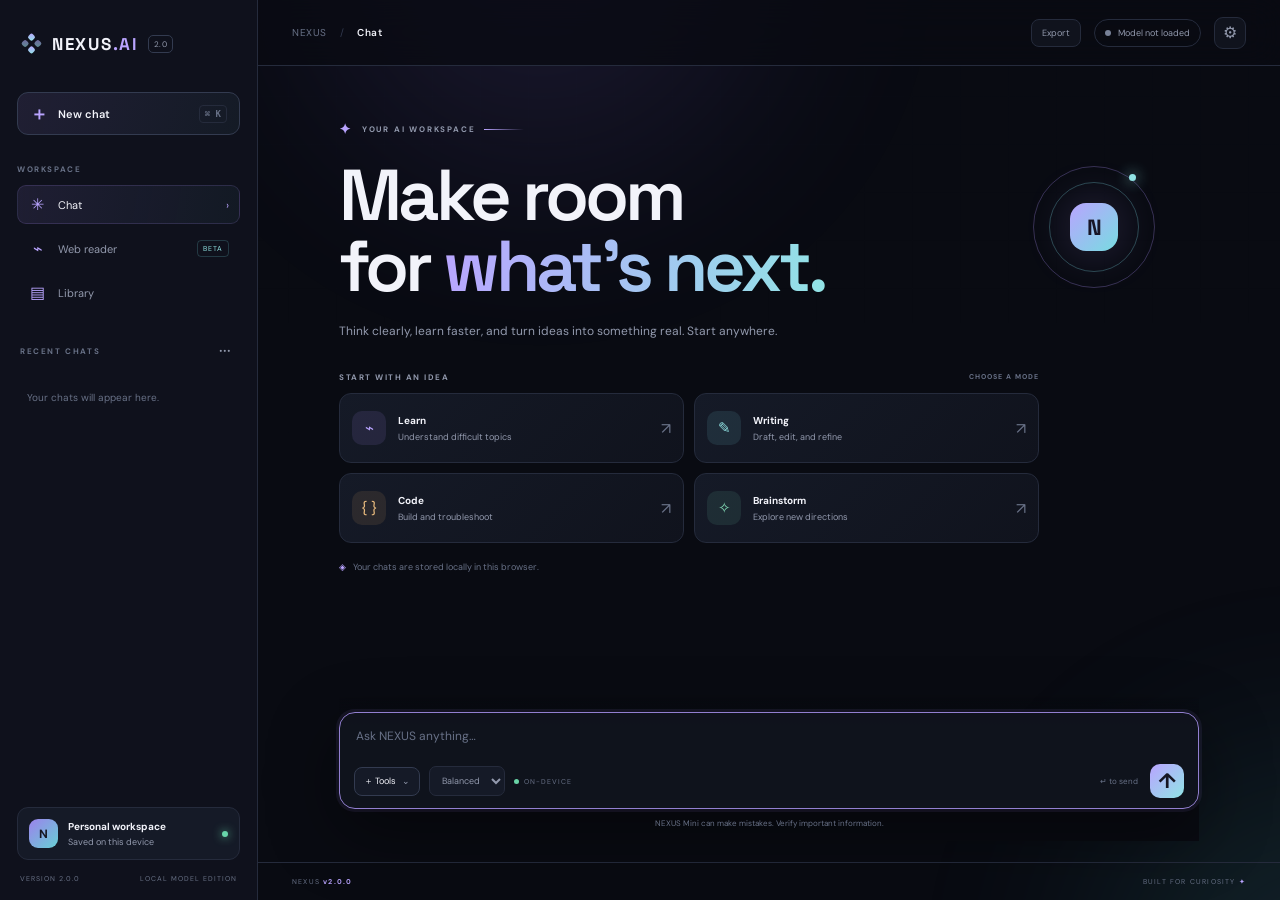
<file: index.html>
<!doctype html>
<html lang="en">
<head>
<meta charset="UTF-8">
<meta name="viewport" content="width=device-width,initial-scale=1,viewport-fit=cover">
<meta name="theme-color" content="#090b12">
<meta name="description" content="NEXUS — a thoughtful AI workspace for learning, creating, and exploring.">
<title>NEXUS — AI Workspace</title>
<link rel="preconnect" href="https://fonts.googleapis.com">
<link rel="preconnect" href="https://fonts.gstatic.com" crossorigin>
<link href="https://fonts.googleapis.com/css2?family=DM+Sans:wght@400;500;600;700&family=Space+Grotesk:wght@400;500;600;700&display=swap" rel="stylesheet">
<link rel="stylesheet" href="/styles.css">
</head>
<body>
<div class="backdrop-grid"></div><div class="glow glow-a"></div><div class="glow glow-b"></div>
<div class="app-shell">
<aside class="sidebar" id="sidebar">
  <a class="brand" href="#" id="homeLink"><span class="brand-symbol"><i></i><i></i><i></i><i></i></span><span>NEXUS<span class="brand-ai">.AI</span></span><span class="brand-version">2.0</span></a>
  <button class="new-chat" id="newChat"><span>＋</span> New chat <kbd>⌘ K</kbd></button>
  <div class="side-label">WORKSPACE</div>
  <nav class="nav-list">
    <button class="nav-link active" data-view="chat"><span class="nav-ico">✳</span> Chat <span class="nav-arrow">›</span></button>
    <button class="nav-link" data-view="reader"><span class="nav-ico">⌁</span> Web reader <span class="nav-beta">BETA</span></button>
    <button class="nav-link" data-view="library"><span class="nav-ico">▤</span> Library</button>
  </nav>
  <div class="history-head"><span class="side-label">RECENT CHATS</span><button id="clearHistory" title="Clear saved chats">···</button></div>
  <div class="history-list" id="history"></div>
  <div class="sidebar-bottom">
    <div class="profile-card"><div class="profile-avatar">N</div><div><b>Personal workspace</b><small>Saved on this device</small></div><span class="online-dot"></span></div>
    <div class="side-foot"><span>VERSION 2.0.0</span><span>LOCAL MODEL EDITION</span></div>
  </div>
</aside>
<main class="main-panel">
<header class="topbar">
  <div class="topbar-left"><button class="mobile-menu" id="mobileMenu" aria-label="Open menu">☰</button><div class="crumb"><span>NEXUS</span><i>/</i><b id="viewTitle">Chat</b></div></div>
  <div class="topbar-right"><button class="export-button" id="exportBtn" type="button">Export</button><div class="status-pill" id="modelStatus"><span class="status-dot"></span><span id="statusText">Model not loaded</span></div><button class="icon-button" id="settingsBtn" aria-label="Settings" title="Settings">⚙</button></div>
</header>
<section class="view active" id="chatView">
 <div class="chat-layout">
  <div class="welcome" id="welcome">
    <div class="eyebrow"><span>✦</span> YOUR AI WORKSPACE <i></i></div>
    <div class="hero-row"><h1>Make room<br>for <em>what's next.</em></h1><div class="hero-mark"><div class="hero-core">N</div><span class="ring ring-one"></span><span class="ring ring-two"></span><b></b></div></div>
    <p class="hero-description">Think clearly, learn faster, and turn ideas into something real. Start anywhere.</p>
    <div class="section-head"><span>START WITH AN IDEA</span><small>CHOOSE A MODE</small></div>
    <div class="mode-grid">
      <button class="mode-card" data-mode="learn" data-prompt="Teach me this topic step by step: "><span class="mode-icon violet">⌁</span><span><b>Learn</b><small>Understand difficult topics</small></span><i>↗</i></button>
      <button class="mode-card" data-mode="write" data-prompt="Help me write and improve this while keeping it natural: "><span class="mode-icon aqua">✎</span><span><b>Writing</b><small>Draft, edit, and refine</small></span><i>↗</i></button>
      <button class="mode-card" data-mode="code" data-prompt="Help me plan, understand, or debug this code: "><span class="mode-icon amber">{ }</span><span><b>Code</b><small>Build and troubleshoot</small></span><i>↗</i></button>
      <button class="mode-card" data-mode="ideas" data-prompt="Help me brainstorm creative ideas for: "><span class="mode-icon mint">✧</span><span><b>Brainstorm</b><small>Explore new directions</small></span><i>↗</i></button>
    </div>
    <div class="welcome-note"><span>◈</span> Your chats are stored locally in this browser.</div>
  </div>
  <div class="messages" id="messages" aria-live="polite"></div>
  <form class="composer-wrap" id="chatForm" action="#" method="get" onsubmit="return false">
    <div class="composer">
      <textarea id="prompt" rows="1" placeholder="Ask NEXUS anything…" aria-label="Message NEXUS"></textarea>
      <div class="composer-footer">
        <div class="composer-left">
          <div class="tools-wrap"><button type="button" class="tools-button" id="toolsTrigger" aria-expanded="false">＋ Tools <span>⌄</span></button>
            <div class="tools-popover" id="toolsMenu" hidden>
              <div class="popover-title">TOOLS</div>
              <label class="tool-row"><input type="checkbox" id="webSearchToggle"><span><b>Web search</b><small>Search encyclopedia articles</small></span></label>
              <label class="tool-row"><input type="checkbox" id="pageReadToggle"><span><b>Read webpage</b><small>Bring a public URL into chat</small></span></label>
              <p>Tools retrieve public information only. They do not control tabs or sign in to websites.</p>
            </div>
          </div>
          <select id="modeSelect" aria-label="Response mode"><option value="balanced">Balanced</option><option value="tutor">Tutor</option><option value="concise">Concise</option><option value="creative">Creative</option><option value="technical">Technical</option></select>
          <span class="local-label"><i></i> ON-DEVICE</span>
        </div>
        <div class="composer-right"><span class="enter-hint">↵ to send</span><button class="send-button" id="sendBtn" type="submit" aria-label="Send message">↑</button></div>
      </div>
    </div>
    <div class="composer-disclaimer">NEXUS Mini can make mistakes. Verify important information.</div>
  </form>
 </div>
</section>
<section class="view" id="readerView">
 <div class="tool-page">
  <div class="page-kicker"><span>⌁</span> WORKSPACE TOOLS / 01</div><h1>Read deeper.<br><em>Think clearer.</em></h1>
  <p class="page-intro">Paste a publicly accessible webpage and NEXUS will extract its text so you can read, summarize, and explore it.</p>
  <form class="reader-form" id="readerForm"><span>↗</span><input id="readerUrl" type="url" placeholder="https://example.com/article" required><button id="readerBtn" type="submit">Read page <b>→</b></button></form>
  <div class="reader-hint">✦ Public pages only. Pages behind sign-in may not work.</div>
  <div id="readerResult" class="reader-result"><div class="empty-state"><span>⌁</span><b>Your reading room</b><small>Paste an article, guide, or documentation link above.</small></div></div>
 </div>
</section>
<section class="view" id="libraryView"><div class="tool-page"><div class="page-kicker"><span>▤</span> YOUR WORKSPACE / 02</div><h1>Your ideas,<br><em>all together.</em></h1><p class="page-intro">Your saved conversations, stored on this device.</p><div class="library-heading"><b>RECENT CONVERSATIONS</b><span>THIS DEVICE ONLY</span></div><div id="libraryList" class="library-list"></div></div></section>
<footer class="main-footer"><span>NEXUS <b>v2.0.0</b></span><span>BUILT FOR CURIOSITY <i>✦</i></span></footer>
</main>
</div>
<div class="modal-backdrop" id="settingsModal"><section class="settings-dialog" role="dialog" aria-modal="true" aria-labelledby="settingsTitle">
 <div class="dialog-head"><div><span class="dialog-kicker">PREFERENCES</span><h2 id="settingsTitle">Your workspace</h2><p>Make NEXUS feel right for you.</p></div><button id="closeSettings" class="close-button" aria-label="Close settings">×</button></div>
 <div class="setting-line"><div><b>Appearance</b><small>Choose your workspace theme.</small></div><select id="themeSelect"><option value="dark">Midnight</option><option value="light">Daylight</option></select></div>
 <div class="setting-line"><div><b>Send with Enter</b><small>Use Enter to send and Shift + Enter for a new line.</small></div><input type="checkbox" id="enterToSend" checked></div>
 <div class="model-info"><span>✦</span><p><b>NEXUS Mini · Qwen2 0.5B</b><br>A compact open model runs in your browser with WebGPU. It is lightweight, but less capable than large hosted AI models. The first download needs internet; later launches can reuse the cached model.</p></div>
 <div class="dialog-version"><span>Application version</span><b>2.0.0</b></div><button id="doneSettings" class="done-button">Done</button>
</section></div>
<div class="toast" id="toast" role="status"></div>
<script src="/app.js" defer></script>
</body></html>
</file>
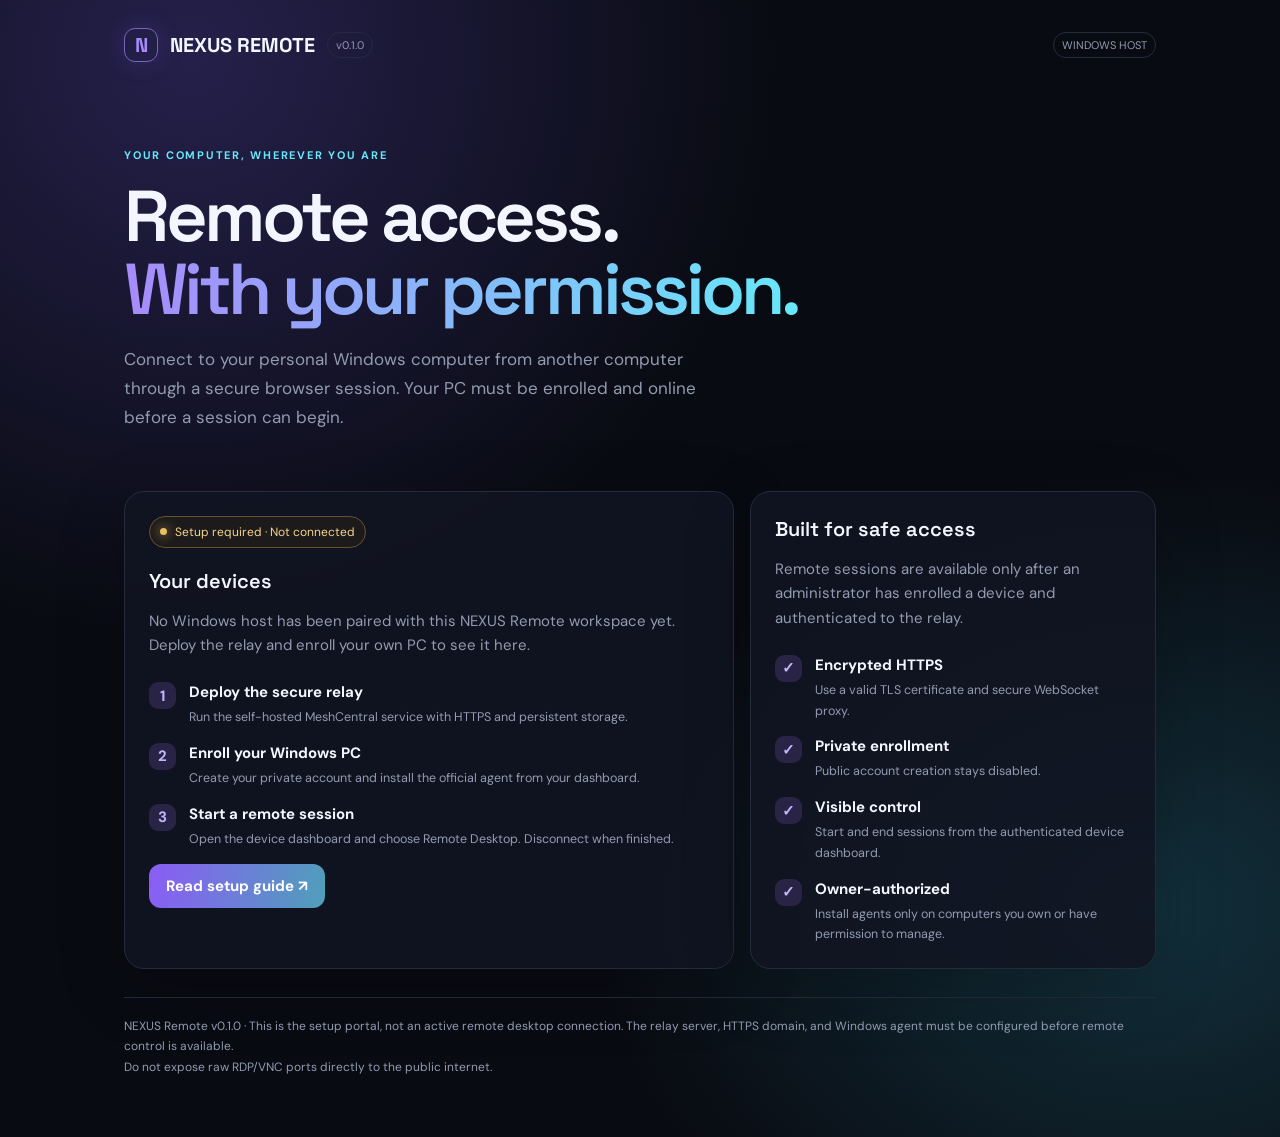
<file: remote/index.html>
<!doctype html>
<html lang="en">
<head>
<meta charset="utf-8">
<meta name="viewport" content="width=device-width,initial-scale=1">
<meta name="theme-color" content="#090b12">
<title>NEXUS Remote</title>
<link rel="preconnect" href="https://fonts.googleapis.com">
<link href="https://fonts.googleapis.com/css2?family=DM+Sans:wght@400;500;600;700&family=Space+Grotesk:wght@400;500;600;700&display=swap" rel="stylesheet">
<style>
:root{color-scheme:dark;--bg:#090b12;--panel:#111522;--line:#252b3b;--muted:#929bb0;--text:#f4f6ff;--violet:#a78bfa;--cyan:#67e8f9}
*{box-sizing:border-box}body{margin:0;background:radial-gradient(ellipse at 15% 5%,#25204b 0,transparent 38%),radial-gradient(ellipse at 90% 80%,#12303b 0,transparent 34%),var(--bg);color:var(--text);font:15px 'DM Sans',sans-serif;min-height:100vh}.wrap{max-width:1080px;margin:auto;padding:28px 24px 60px}.top{display:flex;justify-content:space-between;align-items:center}.brand{display:flex;align-items:center;gap:12px;font:700 20px 'Space Grotesk'}.mark{width:34px;height:34px;border:1px solid #7666b9;border-radius:11px;display:grid;place-items:center;color:var(--violet);box-shadow:0 0 25px #8b5cf633}.version{font:11px 'DM Sans';color:var(--muted);border:1px solid var(--line);padding:5px 8px;border-radius:20px}.hero{padding:86px 0 42px;max-width:730px}.eyebrow{color:var(--cyan);letter-spacing:.16em;font-size:11px;font-weight:700}.hero h1{font:600 clamp(42px,7vw,72px)/1.02 'Space Grotesk';letter-spacing:-.055em;margin:18px 0}.hero h1 em{font-style:normal;background:linear-gradient(90deg,var(--violet),var(--cyan));color:transparent;background-clip:text}.hero p{color:var(--muted);font-size:17px;line-height:1.7;max-width:610px}.grid{display:grid;grid-template-columns:1.2fr .8fr;gap:16px}.card{background:#111522d9;border:1px solid var(--line);border-radius:20px;padding:24px;box-shadow:0 18px 70px #0003}.card h2{font:600 20px 'Space Grotesk';margin:0 0 9px}.muted{color:var(--muted);line-height:1.65}.status{display:inline-flex;align-items:center;gap:8px;border:1px solid #66532d;background:#33291355;color:#f6d58a;padding:7px 10px;border-radius:30px;font-size:12px}.dot{width:7px;height:7px;border-radius:50%;background:#eabf62;box-shadow:0 0 12px #eabf62}.steps{display:grid;gap:16px;margin-top:24px}.step{display:flex;gap:13px;align-items:flex-start}.num{width:27px;height:27px;flex:none;display:grid;place-items:center;border-radius:9px;background:#292346;color:#c4b5fd;font-weight:700}.step b{display:block;margin-bottom:4px}.step small{color:var(--muted);line-height:1.5}.action{display:inline-flex;text-decoration:none;align-items:center;justify-content:center;margin-top:16px;padding:12px 17px;border-radius:12px;background:linear-gradient(100deg,#8b5cf6,#4f9fba);color:white;font-weight:700}.action.secondary{background:#1b2130;border:1px solid var(--line);margin-left:8px}.note{border-top:1px solid var(--line);margin-top:28px;padding-top:18px;color:var(--muted);font-size:12px;line-height:1.7}@media(max-width:720px){.grid{grid-template-columns:1fr}.hero{padding-top:60px}.action.secondary{margin-left:0}.top{align-items:flex-start}}
</style>
</head>
<body><main class="wrap">
<header class="top"><div class="brand"><span class="mark">N</span>NEXUS REMOTE <span class="version">v0.1.0</span></div><span class="version">WINDOWS HOST</span></header>
<section class="hero"><div class="eyebrow">YOUR COMPUTER, WHEREVER YOU ARE</div><h1>Remote access.<br><em>With your permission.</em></h1><p>Connect to your personal Windows computer from another computer through a secure browser session. Your PC must be enrolled and online before a session can begin.</p></section>
<section class="grid">
<article class="card"><span class="status"><i class="dot"></i> Setup required · Not connected</span><h2 style="margin-top:20px">Your devices</h2><p class="muted">No Windows host has been paired with this NEXUS Remote workspace yet. Deploy the relay and enroll your own PC to see it here.</p><div class="steps">
<div class="step"><span class="num">1</span><div><b>Deploy the secure relay</b><small>Run the self-hosted MeshCentral service with HTTPS and persistent storage.</small></div></div>
<div class="step"><span class="num">2</span><div><b>Enroll your Windows PC</b><small>Create your private account and install the official agent from your dashboard.</small></div></div>
<div class="step"><span class="num">3</span><div><b>Start a remote session</b><small>Open the device dashboard and choose Remote Desktop. Disconnect when finished.</small></div></div>
</div><a class="action" href="./README.md">Read setup guide ↗</a></article>
<aside class="card"><h2>Built for safe access</h2><p class="muted">Remote sessions are available only after an administrator has enrolled a device and authenticated to the relay.</p><div class="steps">
<div class="step"><span class="num">✓</span><div><b>Encrypted HTTPS</b><small>Use a valid TLS certificate and secure WebSocket proxy.</small></div></div>
<div class="step"><span class="num">✓</span><div><b>Private enrollment</b><small>Public account creation stays disabled.</small></div></div>
<div class="step"><span class="num">✓</span><div><b>Visible control</b><small>Start and end sessions from the authenticated device dashboard.</small></div></div>
<div class="step"><span class="num">✓</span><div><b>Owner-authorized</b><small>Install agents only on computers you own or have permission to manage.</small></div></div>
</div></aside></section>
<footer class="note">NEXUS Remote v0.1.0 · This is the setup portal, not an active remote desktop connection. The relay server, HTTPS domain, and Windows agent must be configured before remote control is available. <br>Do not expose raw RDP/VNC ports directly to the public internet.</footer>
</main></body></html>
</file>
<file: styles.css>
/* NEXUS 2.0.0 */
:root{color-scheme:dark;--bg:#090b12;--panel:#10131d;--panel2:#151a27;--line:#252b3c;--line2:#333b50;--text:#f2f3fa;--muted:#9299ad;--dim:#687187;--violet:#b9a4ff;--aqua:#91e4e5;--shadow:0 22px 70px #0007}
:root[data-theme="light"]{color-scheme:light;--bg:#f4f5fa;--panel:#fff;--panel2:#f0f1f8;--line:#e0e2ec;--line2:#cfd3e2;--text:#202235;--muted:#666d83;--dim:#8990a4;--violet:#7659ca;--aqua:#287d85;--shadow:0 22px 70px #29304b16}
*{box-sizing:border-box}html,body{margin:0;min-height:100%;background:var(--bg);color:var(--text);font-family:'DM Sans',sans-serif}body{min-height:100dvh;overflow-x:hidden}button,input,textarea,select{font:inherit}button{color:inherit}.backdrop-grid{position:fixed;inset:0;pointer-events:none;opacity:.17;background-image:linear-gradient(#9aa5c00a 1px,transparent 1px),linear-gradient(90deg,#9aa5c00a 1px,transparent 1px);background-size:48px 48px;mask-image:linear-gradient(to bottom,#000,transparent 80%)}.glow{position:fixed;width:440px;height:440px;border-radius:50%;filter:blur(110px);opacity:.12;pointer-events:none}.glow-a{top:-270px;left:25%;background:#9170f9}.glow-b{right:-260px;bottom:-300px;background:#52c9d0}.app-shell{position:relative;display:flex;min-height:100dvh}.sidebar{position:fixed;z-index:8;inset:0 auto 0 0;width:258px;padding:25px 17px 17px;background:color-mix(in srgb,var(--panel) 94%,transparent);border-right:1px solid var(--line);display:flex;flex-direction:column;backdrop-filter:blur(24px)}.brand{height:37px;display:flex;align-items:center;gap:10px;text-decoration:none;color:var(--text);font:700 17px 'Space Grotesk';letter-spacing:1.7px;padding:0 7px}.brand-ai{color:var(--violet)}.brand-version{font:8px 'DM Sans';letter-spacing:.5px;border:1px solid var(--line2);border-radius:5px;padding:3px 5px;color:var(--muted)}.brand-symbol{display:grid;grid-template-columns:repeat(2,6px);gap:3px;transform:rotate(45deg);margin-right:3px}.brand-symbol i{width:6px;height:6px;border-radius:2px;background:linear-gradient(135deg,var(--violet),var(--aqua))}.brand-symbol i:nth-child(2),.brand-symbol i:nth-child(3){opacity:.58}.new-chat{margin:30px 0 29px;height:43px;border:1px solid var(--line2);border-radius:11px;background:linear-gradient(110deg,#a98df51c,#7bdde50c);display:flex;align-items:center;gap:10px;padding:0 12px;font-size:11px;font-weight:600;cursor:pointer;transition:.2s}.new-chat:hover{border-color:var(--violet);transform:translateY(-1px)}.new-chat>span{font-size:18px;color:var(--violet)}kbd{margin-left:auto;color:var(--dim);font-size:9px;border:1px solid var(--line);border-radius:4px;padding:3px 5px}.side-label{font:8px 'DM Sans';font-weight:700;letter-spacing:1.6px;color:var(--dim)}.nav-list{display:grid;gap:5px;margin:11px 0 26px}.nav-link{height:39px;display:flex;align-items:center;gap:11px;padding:0 10px;border:1px solid transparent;border-radius:9px;background:none;color:var(--muted);text-align:left;font-size:11px;cursor:pointer}.nav-link:hover{background:var(--panel2);color:var(--text)}.nav-link.active{color:var(--text);background:linear-gradient(100deg,#a78bf51b,#6ad9e40b);border-color:#a88ef52c}.nav-ico{width:19px;text-align:center;color:var(--violet);font-size:16px}.nav-arrow{margin-left:auto;color:var(--violet)}.nav-beta{margin-left:auto;font-size:7px;letter-spacing:1px;color:var(--aqua);border:1px solid #75dce533;padding:3px 5px;border-radius:4px}.history-head{display:flex;justify-content:space-between;align-items:center;padding:0 3px}.history-head button{border:0;background:none;color:var(--muted);font-size:18px;cursor:pointer}.history-list{display:grid;gap:3px;margin-top:10px;overflow:auto}.history-item{overflow:hidden;text-overflow:ellipsis;white-space:nowrap;text-align:left;padding:9px 10px;border:0;border-radius:7px;background:none;color:var(--muted);font-size:10px;cursor:pointer}.history-item:hover{background:var(--panel2);color:var(--text)}.history-empty{padding:7px 10px;color:var(--dim);font-size:10px}.sidebar-bottom{margin-top:auto}.profile-card{display:flex;align-items:center;gap:10px;padding:11px;border:1px solid var(--line);border-radius:11px;background:var(--panel2)}.profile-avatar{width:29px;height:29px;display:grid;place-items:center;border-radius:9px;background:linear-gradient(135deg,#9c82ec,#67cfd4);color:#151521;font-weight:700;font-size:12px}.profile-card b,.profile-card small{display:block}.profile-card b{font-size:10px}.profile-card small{font-size:9px;color:var(--muted);margin-top:3px}.online-dot{margin-left:auto;width:6px;height:6px;background:#68d5aa;border-radius:50%;box-shadow:0 0 10px #68d5aa}.side-foot{display:flex;justify-content:space-between;padding:14px 3px 0;color:var(--dim);font:7px 'DM Sans';letter-spacing:1px}.main-panel{margin-left:258px;width:calc(100% - 258px);min-height:100dvh;display:flex;flex-direction:column}.topbar{height:66px;flex:0 0 66px;display:flex;align-items:center;justify-content:space-between;padding:0 34px;border-bottom:1px solid var(--line);background:color-mix(in srgb,var(--bg) 78%,transparent);backdrop-filter:blur(16px);position:sticky;top:0;z-index:5}.topbar-left,.topbar-right,.crumb{display:flex;align-items:center;gap:13px}.crumb{font-size:10px;color:var(--dim);letter-spacing:.5px}.crumb i{font-style:normal;color:var(--line2)}.crumb b{font-weight:600;color:var(--text)}.status-pill{display:flex;align-items:center;gap:7px;color:var(--muted);font-size:9px;border:1px solid var(--line);border-radius:20px;padding:7px 10px}.status-dot{width:6px;height:6px;border-radius:50%;background:#788197}.status-dot.ready{background:#6bd5a7;box-shadow:0 0 9px #6bd5a7}.status-dot.loading{background:#e5b86e;box-shadow:0 0 9px #e5b86e;animation:pulse 1s infinite}.status-dot.error{background:#e77b83}.icon-button,.mobile-menu{width:32px;height:32px;border:1px solid var(--line);border-radius:9px;background:var(--panel);color:var(--muted);cursor:pointer}.icon-button:hover{color:var(--text);border-color:var(--line2)}.mobile-menu{display:none}.view{display:none;flex:1}.view.active{display:block}.chat-layout{width:min(860px,calc(100% - 70px));min-height:calc(100dvh - 125px);margin:0 auto;display:flex;flex-direction:column}.welcome{padding:54px 0 25px}.welcome[hidden]{display:none}.eyebrow,.page-kicker{display:flex;align-items:center;gap:9px;color:var(--muted);font-size:8px;font-weight:700;letter-spacing:1.8px}.eyebrow span,.page-kicker span{color:var(--violet);font-size:14px}.eyebrow i{height:1px;width:40px;background:linear-gradient(90deg,var(--violet),transparent)}.hero-row{display:flex;align-items:center;justify-content:space-between}.hero-row h1,.tool-page h1{font:600 clamp(48px,6vw,72px)/.99 'Space Grotesk';letter-spacing:-4px;margin:22px 0 14px}.hero-row h1 em,.tool-page h1 em{font-style:normal;background:linear-gradient(100deg,var(--violet),var(--aqua));background-clip:text;-webkit-background-clip:text;color:transparent}.hero-mark{position:relative;width:130px;height:130px;margin:0 40px 0 0;display:grid;place-items:center}.hero-core{width:48px;height:48px;display:grid;place-items:center;border-radius:16px;background:linear-gradient(135deg,#b9a4ff,#78dce1);color:#171526;font:700 22px 'Space Grotesk';box-shadow:0 0 45px #a88cf53b;z-index:1}.ring{position:absolute;border:1px solid #a98ef54a;border-radius:50%;inset:4px;animation:orbit 18s linear infinite}.ring-two{inset:20px;border-color:#7edce54a;animation-direction:reverse;animation-duration:12s}.hero-mark b{position:absolute;width:7px;height:7px;top:12px;right:23px;border-radius:50%;background:var(--aqua);box-shadow:0 0 14px var(--aqua)}.hero-description,.page-intro{max-width:550px;color:var(--muted);font-size:12px;line-height:1.8;margin:4px 0 30px}.section-head{display:flex;justify-content:space-between;max-width:700px;margin-bottom:11px;color:var(--muted);font-size:8px;font-weight:700;letter-spacing:1.5px}.section-head small{font-size:7px;color:var(--dim);letter-spacing:1px}.mode-grid{display:grid;grid-template-columns:repeat(2,minmax(0,1fr));gap:10px;max-width:700px}.mode-card{display:flex;align-items:center;gap:12px;min-height:70px;padding:12px;border:1px solid var(--line);border-radius:12px;background:linear-gradient(135deg,var(--panel2),var(--panel));text-align:left;cursor:pointer;transition:transform .2s,border-color .2s,box-shadow .2s}.mode-card:hover{transform:translateY(-2px);border-color:#9580d6;box-shadow:0 10px 30px #0002}.mode-icon{width:34px;height:34px;flex:0 0 34px;display:grid;place-items:center;border-radius:10px;font-size:15px}.mode-icon.violet{background:#ac91ff1c;color:var(--violet)}.mode-icon.aqua{background:#7adce51b;color:var(--aqua)}.mode-icon.amber{background:#edb66d1b;color:#e9bb7e}.mode-icon.mint{background:#76d9b41b;color:#84dcb7}.mode-card b,.mode-card small{display:block}.mode-card b{font-size:10px}.mode-card small{font-size:9px;color:var(--muted);margin-top:4px}.mode-card>i{margin-left:auto;font-style:normal;color:var(--dim)}.welcome-note{display:flex;gap:7px;align-items:center;margin-top:18px;color:var(--dim);font-size:9px}.welcome-note span{color:var(--violet)}.messages{display:none;flex-direction:column;gap:24px;padding:34px 0 25px}.messages.visible{display:flex}.message{display:flex;align-items:flex-start;gap:12px;animation:rise .25s ease both}.message.user{flex-direction:row-reverse}.message-avatar{width:30px;height:30px;flex:0 0 30px;display:grid;place-items:center;border:1px solid var(--line2);border-radius:10px;background:linear-gradient(135deg,#a98df52b,#6bd8df18);color:var(--violet);font-size:11px;font-weight:700}.message.user .message-avatar{color:var(--aqua)}.message-content{max-width:min(720px,calc(100% - 44px));min-width:0}.message-bubble{font-size:12px;line-height:1.85;color:var(--text);white-space:pre-wrap;overflow-wrap:anywhere}.message.user .message-bubble{padding:10px 14px;border:1px solid var(--line2);border-radius:14px 14px 4px 14px;background:var(--panel2)}.message-actions{display:flex;gap:7px;margin-top:9px}.message-actions button{border:1px solid var(--line);border-radius:6px;background:var(--panel);padding:5px 8px;color:var(--muted);font-size:9px;cursor:pointer}.message-actions button:hover{color:var(--text);border-color:var(--line2)}.source-box{display:grid;gap:6px;margin-top:12px;padding:10px 12px;border:1px solid var(--line);border-radius:10px;background:var(--panel)}.source-box b{font-size:9px;color:var(--violet)}.source-box a{font-size:9px;color:var(--aqua);text-decoration:none;overflow-wrap:anywhere}.source-box a:hover{text-decoration:underline}.composer-wrap{position:sticky;bottom:0;margin-top:auto;padding:16px 0 13px;background:linear-gradient(transparent,var(--bg) 22%);z-index:3}.composer{padding:13px 14px 10px;border:1px solid var(--line2);border-radius:16px;background:color-mix(in srgb,var(--panel) 95%,transparent);box-shadow:var(--shadow);transition:border-color .2s,box-shadow .2s}.composer:focus-within{border-color:#927fd0;box-shadow:0 0 0 3px #a98df514,var(--shadow)}.composer textarea{display:block;width:100%;min-height:38px;max-height:170px;resize:none;border:0;outline:0;background:none;color:var(--text);font:12px/1.6 'DM Sans';padding:1px 2px 9px}.composer textarea::placeholder{color:var(--dim)}.composer-footer,.composer-left,.composer-right{display:flex;align-items:center}.composer-footer{justify-content:space-between;gap:8px}.composer-left{gap:9px;min-width:0}.composer-right{gap:12px}.tools-wrap{position:relative}.tools-button{border:1px solid var(--line2);border-radius:8px;background:var(--panel2);padding:7px 9px;color:var(--text);font-size:9px;cursor:pointer}.tools-button span{color:var(--muted);margin-left:4px}.tools-button[aria-expanded=true]{border-color:var(--violet)}.tools-popover{position:absolute;bottom:calc(100% + 11px);left:0;width:min(285px,calc(100vw - 42px));padding:12px;border:1px solid var(--line2);border-radius:12px;background:var(--panel);box-shadow:var(--shadow);z-index:10}.tools-popover[hidden]{display:none}.popover-title{padding:2px 5px 8px;color:var(--dim);font-size:8px;font-weight:700;letter-spacing:1.5px}.tool-row{display:flex;gap:9px;padding:9px 6px;cursor:pointer;border-radius:8px}.tool-row:hover{background:var(--panel2)}.tool-row input{accent-color:var(--violet);margin:3px 0 0}.tool-row b,.tool-row small{display:block}.tool-row b{font-size:10px}.tool-row small{margin-top:4px;color:var(--muted);font-size:9px}.tools-popover p{border-top:1px solid var(--line);margin:6px 0 0;padding:9px 5px 0;color:var(--dim);font-size:8px;line-height:1.5}.composer select,.setting-line select{max-width:135px;border:1px solid var(--line);border-radius:7px;background:var(--panel2);color:var(--muted);padding:7px 8px;font-size:9px;outline:none}.local-label{display:flex;align-items:center;gap:5px;color:var(--dim);font-size:7px;letter-spacing:1px;white-space:nowrap}.local-label i{width:5px;height:5px;border-radius:50%;background:#69d3a6}.enter-hint{font-size:8px;color:var(--dim)}.send-button{width:34px;height:34px;border:0;border-radius:10px;background:linear-gradient(135deg,var(--violet),var(--aqua));color:#151523;font-size:21px;font-weight:700;cursor:pointer;transition:transform .2s,filter .2s}.send-button:hover{transform:translateY(-2px);filter:brightness(1.08)}.send-button:disabled{opacity:.45;cursor:wait}.composer-disclaimer{text-align:center;color:var(--dim);font-size:8px;padding-top:9px}.tool-page{width:min(850px,calc(100% - 70px));margin:0 auto;padding:68px 0 45px}.page-kicker{margin-bottom:23px}.tool-page h1{margin:0 0 15px}.page-intro{margin-bottom:28px}.reader-form{display:flex;align-items:center;gap:10px;padding:8px;border:1px solid var(--line2);border-radius:13px;background:var(--panel);box-shadow:var(--shadow)}.reader-form>span{padding-left:9px;color:var(--violet)}.reader-form input{flex:1;min-width:0;border:0;outline:0;background:none;color:var(--text);padding:10px;font-size:11px}.reader-form input::placeholder{color:var(--dim)}.reader-form button,.done-button,.reader-ask{border:0;border-radius:9px;background:linear-gradient(110deg,var(--violet),var(--aqua));color:#171624;padding:12px 15px;font-size:10px;font-weight:700;cursor:pointer}.reader-form button b{margin-left:8px;font-size:14px}.reader-form button:disabled{opacity:.5}.reader-hint{margin-top:10px;color:var(--dim);font-size:9px}.reader-result{margin-top:25px}.empty-state{min-height:190px;display:flex;flex-direction:column;align-items:center;justify-content:center;gap:9px;border:1px dashed var(--line2);border-radius:14px;color:var(--muted);text-align:center;padding:20px}.empty-state>span{font-size:24px;color:var(--violet)}.empty-state b{font-size:11px;color:var(--text)}.empty-state small{font-size:9px;color:var(--muted)}.article-card{padding:21px;border:1px solid var(--line);border-radius:14px;background:var(--panel)}.article-card h2{font:600 22px 'Space Grotesk';margin:0 0 7px}.article-meta{font-size:9px;color:var(--muted);overflow-wrap:anywhere}.article-text{max-height:440px;overflow:auto;margin-top:17px;color:var(--text);font-size:11px;line-height:1.8;white-space:pre-wrap}.reader-ask{margin-top:12px}.library-heading{display:flex;justify-content:space-between;margin:34px 0 12px;padding-bottom:11px;border-bottom:1px solid var(--line);font-size:8px;letter-spacing:1.2px}.library-heading span{color:var(--dim)}.library-list{display:grid;gap:9px}.library-row{display:flex;align-items:center;justify-content:space-between;gap:12px;padding:14px;border:1px solid var(--line);border-radius:11px;background:var(--panel)}.library-row b,.library-row small{display:block}.library-row b{font-size:11px}.library-row small{margin-top:5px;color:var(--muted);font-size:9px}.library-row>div:last-child{display:flex;gap:6px}.library-row button,.subtle-button{border:1px solid var(--line2);border-radius:7px;background:var(--panel2);padding:7px 9px;color:var(--text);font-size:9px;cursor:pointer}.library-row .subtle-button{color:var(--muted)}.main-footer{display:flex;justify-content:space-between;margin-top:auto;padding:14px 34px;border-top:1px solid var(--line);color:var(--dim);font:7px 'DM Sans';letter-spacing:1.2px}.main-footer b,.main-footer i{color:var(--violet);font-style:normal}.modal-backdrop{display:none;position:fixed;inset:0;z-index:20;align-items:center;justify-content:center;padding:20px;background:#05060bd9;backdrop-filter:blur(12px)}.modal-backdrop.open{display:flex}.settings-dialog{width:min(450px,100%);padding:23px;border:1px solid var(--line2);border-radius:18px;background:var(--panel);box-shadow:var(--shadow)}.dialog-head{display:flex;justify-content:space-between;align-items:flex-start;margin-bottom:20px}.dialog-kicker{color:var(--violet);font-size:8px;letter-spacing:1.5px;font-weight:700}.dialog-head h2{font:600 23px 'Space Grotesk';margin:7px 0 4px}.dialog-head p{font-size:10px;color:var(--muted);margin:0}.close-button{width:30px;height:30px;border:1px solid var(--line);border-radius:8px;background:var(--panel2);color:var(--muted);font-size:20px;cursor:pointer}.setting-line{display:flex;align-items:center;justify-content:space-between;gap:12px;padding:14px 0;border-top:1px solid var(--line)}.setting-line b,.setting-line small{display:block}.setting-line b{font-size:10px}.setting-line small{font-size:9px;color:var(--muted);margin-top:4px}.setting-line input{accent-color:var(--violet)}.model-info{display:flex;gap:10px;padding:13px;margin:12px 0;border:1px solid #a58af52b;border-radius:10px;background:#a58af50b}.model-info>span{color:var(--violet)}.model-info p{margin:0;color:var(--muted);font-size:9px;line-height:1.7}.model-info b{color:var(--text)}.dialog-version{display:flex;justify-content:space-between;padding:10px 0 15px;color:var(--muted);font-size:9px}.dialog-version b{color:var(--text);font-family:'DM Sans'}.done-button{width:100%}.toast{position:fixed;z-index:30;bottom:22px;left:50%;transform:translate(-50%,10px);opacity:0;pointer-events:none;padding:10px 14px;border:1px solid var(--line2);border-radius:9px;background:var(--panel2);color:var(--text);font-size:10px;box-shadow:var(--shadow);transition:.2s}.toast.show{opacity:1;transform:translate(-50%,0)}.spinner{width:24px;height:24px;border:2px solid var(--line2);border-top-color:var(--violet);border-radius:50%;animation:spin .8s linear infinite}
@keyframes orbit{to{transform:rotate(360deg)}}@keyframes rise{from{opacity:0;transform:translateY(7px)}to{opacity:1;transform:translateY(0)}}@keyframes pulse{50%{opacity:.4}}@keyframes spin{to{transform:rotate(360deg)}}
@media(max-width:850px){.sidebar{width:235px}.main-panel{margin-left:235px;width:calc(100% - 235px)}.hero-mark{margin-right:5px;width:100px;height:100px}.hero-row h1{font-size:58px}}
@media(max-width:700px){.sidebar{transform:translateX(-102%);width:270px;transition:transform .22s;box-shadow:20px 0 55px #0008}.sidebar.open{transform:translateX(0)}.main-panel{margin-left:0;width:100%}.topbar{height:58px;flex-basis:58px;padding:0 14px}.mobile-menu{display:block}.status-pill{font-size:8px;padding:6px 8px}.chat-layout,.tool-page{width:calc(100% - 30px)}.chat-layout{min-height:calc(100dvh - 112px)}.welcome{padding-top:37px}.hero-row h1,.tool-page h1{font-size:clamp(44px,12vw,62px);letter-spacing:-2.8px}.hero-mark{width:76px;height:76px;margin-right:0}.hero-core{width:34px;height:34px;border-radius:11px;font-size:16px}.ring-two{inset:14px}.hero-description,.page-intro{font-size:11px}.mode-grid{gap:8px}.mode-card{min-height:66px;padding:9px;gap:8px}.mode-icon{width:29px;height:29px;flex-basis:29px}.mode-card b{font-size:9px}.mode-card small{font-size:8px}.composer-wrap{padding-bottom:10px}.local-label{display:none}.composer select{max-width:110px}.enter-hint{display:none}.tool-page{padding:45px 0 35px}.main-footer{padding:12px 15px}.library-row{align-items:flex-start}.reader-form{flex-wrap:wrap}.reader-form input{width:calc(100% - 40px)}.reader-form button{width:100%}}
@media(max-width:390px){.hero-mark{display:none}.mode-grid{grid-template-columns:1fr}.mode-card{min-height:61px}.composer-left{gap:5px}.composer select{max-width:95px}.library-row{flex-direction:column}.library-row>div:last-child{width:100%}}
@media(prefers-reduced-motion:reduce){*,*:before,*:after{animation:none!important;transition:none!important;scroll-behavior:auto!important}}
.export-button{border:1px solid var(--line);border-radius:8px;background:var(--panel);color:var(--muted);padding:7px 10px;font-size:9px;cursor:pointer}.export-button:hover{color:var(--text);border-color:var(--line2)}
@media(max-width:390px){.export-button{padding:6px 7px;font-size:8px}}
</file>
